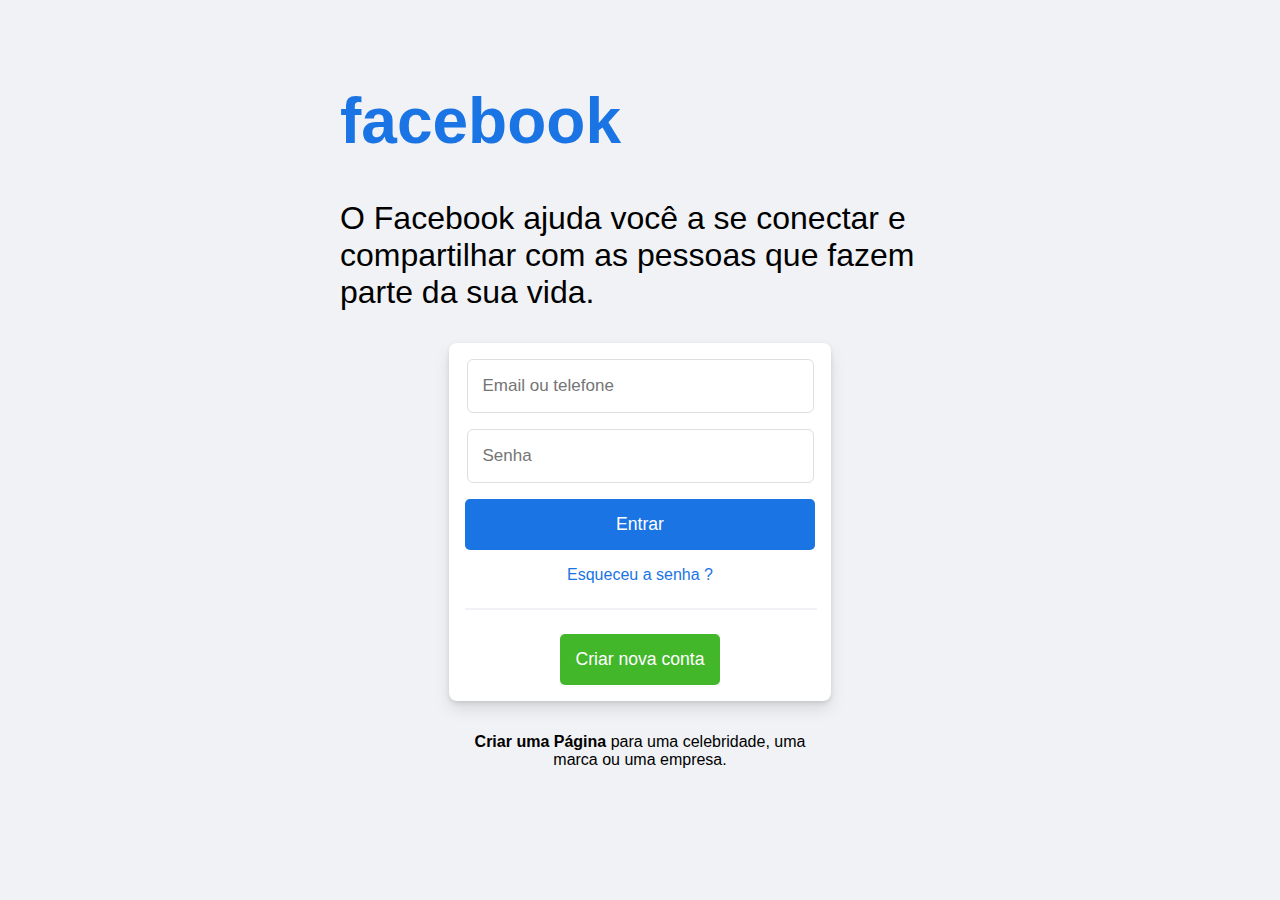
<file: Tela Login Facebook/index.html>
<!DOCTYPE html>
<html lang="pt-br">
<head>
    <meta charset="UTF-8">
    <meta name="viewport" content="width=device-width, initial-scale=1.0">
    <link rel="shortcut icon" href="facebook.png" type="image/x-icon">
    <link rel="stylesheet" href="style.css">
    <title>Facebook - entre ou cadastre-se</title>
</head>
<body>
   <div class="content">
        <div class="content-info">
            <h1>facebook</h1>
            <h3>O Facebook ajuda você a se conectar e compartilhar com as pessoas que fazem parte da sua vida.</h3>

        </div>

        <div class="content-login">
            <form class="content-login-box">
                <input class="inputs" type="text" placeholder="Email ou telefone">
                <input class="inputs" type="password" placeholder="Senha">
                <button class="btn btn-enter">Entrar</button>
                <a href="#" class="fogot-password">Esqueceu a senha ?</a>
                <hr>
                <button class="btn btn-create-account">Criar nova conta</button>
            </form>
            <p><strong>Criar uma Página</strong> para uma celebridade, uma marca ou uma empresa.</p>

        </div>

   </div> 
</body>
</html>
</file>
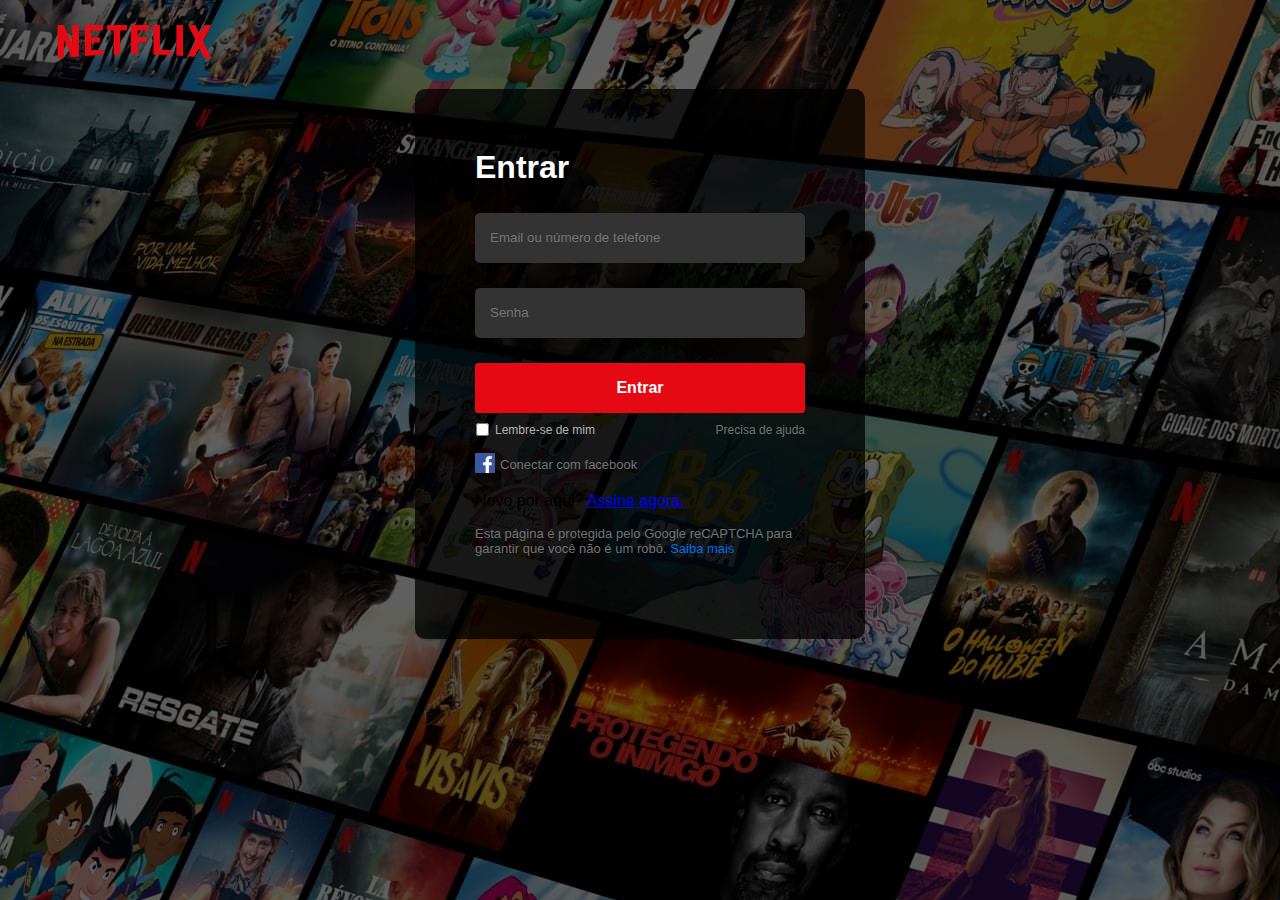
<file: Tela Login Netflix/index.html>
<!DOCTYPE html>
<html lang="pt-br">
<head>
    <meta charset="UTF-8">
    <meta name="viewport" content="width=device-width, initial-scale=1.0">
    <link rel="stylesheet" href="assets/css/style.css">
    <title>Netflix</title>
</head>
<body>
    <div class="header">
        <div class="logo">
            <a href="#">
                <img src="assets/img/netflixlogo.png" alt="">
            </a>    
        </div>
    </div>

    <div class="login_body">
        <div class="login_box">
            <h2>Entrar</h2>
                <form>
                    <div class="input_box">
                        <input type="email" placeholder="Email ou número de telefone" required>
                    </div>
                    <div class="input_box">
                        <input type="password" placeholder="Senha" required>
                    </div>

                    <div>
                        <button class="submit">
                            Entrar
                        </button>
                    </div>
                </form>

                <div class="support">
                    <div class="remember">
                        <span><input type="checkbox" style="margin: 0; padding: 0; height: 13px;"></span>
                        <span>Lembre-se de mim</span>
                    </div>
                    <div class="help">
                        <a href="#">
                            Precisa de ajuda
                        </a>
                    </div>
                </div>
                
                <div class="login_footer">
                    <div class="login_facebook">
                        <span><img height="20px" src="assets/img/Facebook_logo.png" alt="facebook"></span>
                        <span><a href="#">Conectar com facebook</a></span>
                    </div>

                    <div class="sifn_up">
                        <p>Novo por aqui? <a href="#">Assine agora.</a></p>
                    </div>

                    <div class="terms">
                        <p>Esta página é protegida pelo Google reCAPTCHA para garantir que você não é um robô. <a href="#">Saiba mais</a></p>
                    </div>
                </div>
        </div>
    </div>
</body>
</html>
</file>
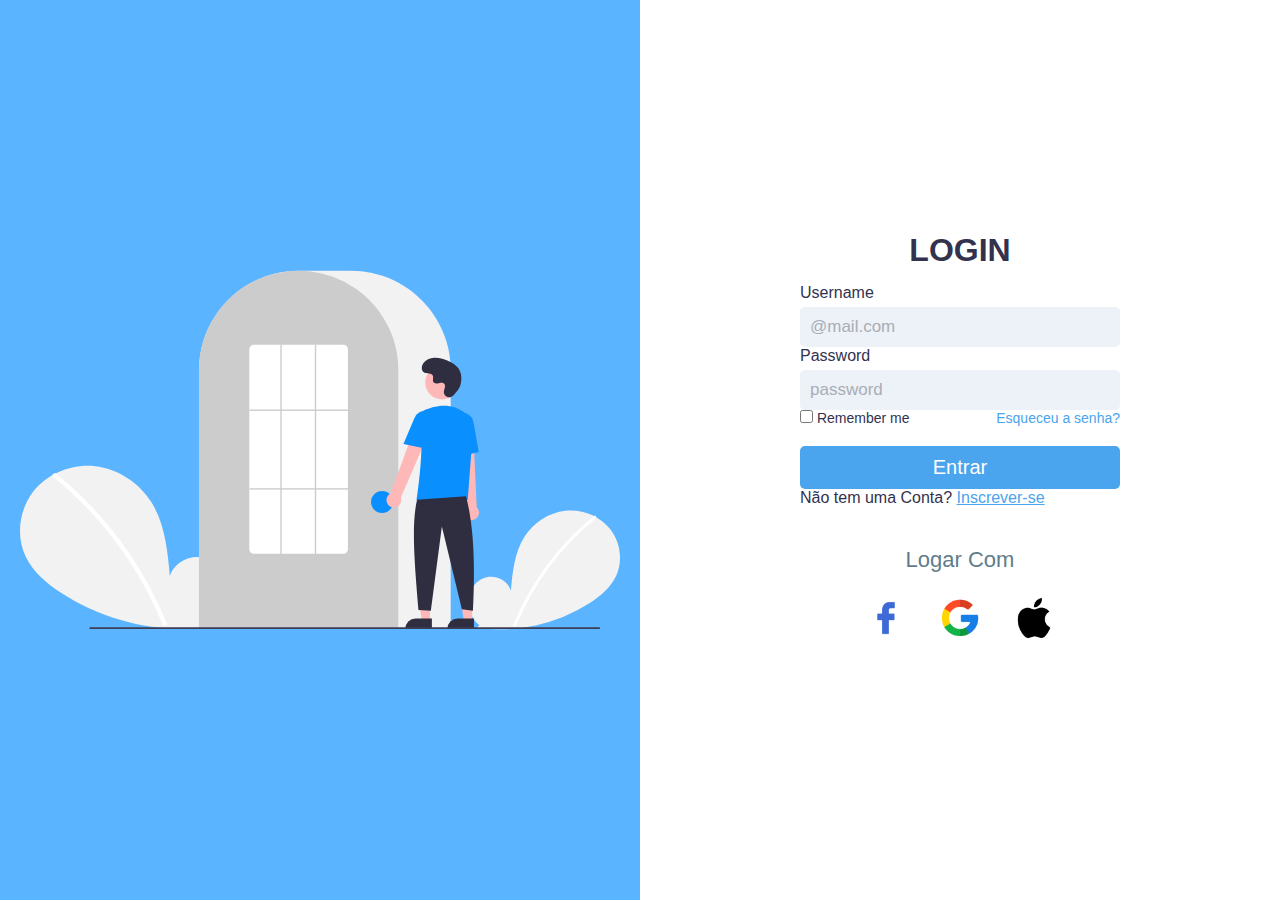
<file: tela-login-2/index.html>
<!DOCTYPE html>
<html lang="pt-br">
<head>
    <meta charset="UTF-8">
    <meta name="viewport" content="width=device-width, initial-scale=1.0">
    <link rel="stylesheet" href="style.css">
    <title>Tela de Login Responsiva</title>
</head>
<body>
    <div class="container-login">
        <div class="img-box">
            <img src="img/login.svg">
        </div>
        <div class="content-box">
            <div class="form-box">
                <h2>Login</h2>
                <form>
                    <div class="input-box">
                        <span>Username</span>
                        <input type="email" placeholder="@mail.com">
                    </div>

                    <div class="input-box">
                        <span>Password</span>
                        <input type="password" placeholder="password">
                    </div>

                    <div class="remember">
                        <label>
                            <input type="checkbox"> Remember me
                        </label>
                        <a href="#">Esqueceu a senha?</a>
                    </div>

                    <div class="input-box">
                        <input type="submit" value="Entrar">
                    </div>

                    <div class="input-box">
                       <p>Não tem uma Conta? <a href="#">Inscrever-se</a></p>
                    </div>
                </form>

                <h3>Logar Com</h3>
                <ul class="ul">
                    <li><img src="img/facebook.png"></li>
                    <li><img src="img/google.png"></li>
                    <li><img src="img/apple.png"></li>
                </ul>
            </div>
        </div>
    </div>
</body>
</html>
</file>
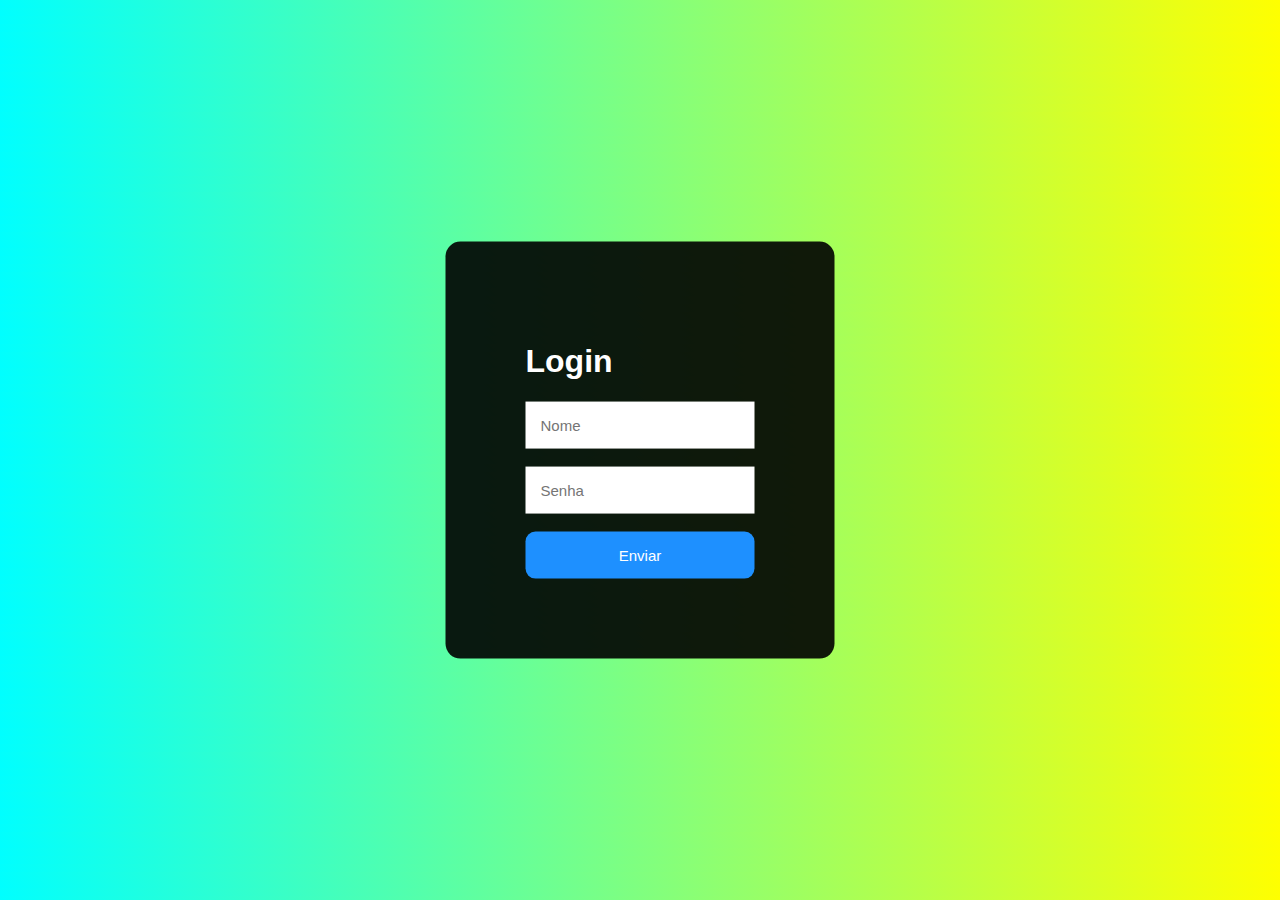
<file: Tela Login/tela-de-login.html>
<!DOCTYPE html>
<html lang="en">
<head>
    <meta charset="UTF-8">
    <meta name="viewport" content="width=device-width, initial-scale=1.0">
    <title>Tela de Login</title>
    <style>
        body{
            font-family: Arial, Helvetica, sans-serif;
            background-image: linear-gradient(45deg, cyan, yellow);
        }
        div{
            background-color: rgba(0, 0, 0, 0.9);
            position: absolute;
            top: 50%;
            left: 50%;
            transform: translate(-50%, -50%);
            padding: 80px;
            border-radius: 15px;
            color: #fff;
        }
        input{
            padding: 15px;
            border: none;
            outline: none;
            font-size: 15px;
        }
        button{
            background-color: dodgerblue;
            border: none;
            padding: 15px;
            width: 100%;
            cursor: pointer;
            border-radius: 10px;
            color: white;
            font-size: 15px;
        }
        button:hover{
            background-color: deepskyblue;
        }

    </style>
</head>
<body>
    <div>
        <h1>Login</h1>
        <input type="text" placeholder="Nome">
        <br><br>
        <input type="password" placeholder="Senha">
        <br><br>
        <button>Enviar</button>
    </div>
</body>
</html>
</file>
<file: Tela Login Facebook/style.css>
:root{
    --color-white: white;
    --color-gray: #f0f2f5;
    --color-gray2: #dddfe2;
    --color-dark: #1d2129;
    --color-blue: #1b74e4;
    --color-blue2: #166fe5;
    --color-green: #42b72a;
    --color-green2: #36a420;
}

body{
    font-family: Arial, Helvetica, sans-serif;
    background-color: var(--color-gray);
    display: flex;
    justify-self:center;
    align-items: center;
    height: 90vh;
}

.content{
    display: flex;
    justify-content: space-around;
    align-items: center;
    flex-wrap: wrap;
    width: 70vw;
}

.content-info{
    width: 600px;
}

.content-login{
    width: 350px;
    display: flex;
    flex-direction: column;
    align-items: center;
    gap: 1rem;
}
.content-login-box{
    background-color: var(--color-white);
    display: flex;
    flex-direction: column;
    align-items: center;
    gap: 1rem;
    padding: 1rem;
    width: 100%;
    border-radius: 8px;
    box-shadow: rgb(0 0 0 / 10%) 0px 2px 4px, rgb(0 0 0 / 10%) 0px 8px 16px;
}

.inputs{
    padding: 15px;
    height: 22px;
    border-radius: 6px;
    border: 1px solid var(--color-gray2);
    outline: none;
    width: 90%;
    font-size: 17px;
    color: var(--color-dark);  
}

.inputs:focus{
    border-color: var(--color-blue);
    box-shadow: 0 0 0 2px var(--color-gray2);
}

.btn{
    padding: 15px;
    border: none;
    color: var(--color-white);
    border-radius: 5px;
    width: 100%;
    font-size: 1.1rem;
    transition: .2s;
    cursor: pointer;
}

a{
    color: var(--color-blue);
    text-decoration: none;
    cursor: pointer;
}

a:hover{
    text-decoration: underline;
}

hr{
    width: 100%;
    border: 1px solid var(--color-gray);
}

p{
    text-align: center;
}

.btn-enter{
    background-color: var(--color-blue);
}

.btn-enter:hover{
    background-color: var(--color-blue2);
}

.btn-create-account{
    background-color: var(--color-green);
    width: auto;
}

.btn-create-account:hover{
    background-color: var(--color-green2);  
}

h1{
    color: var(--color-blue);
    font-size: 4rem;
}

h3{
    font-size: 2rem;
    font-weight: 500;
}
</file>
<file: Tela Login Netflix/assets/css/style.css>
body{
    padding: 0;
    margin: 0;
    height: 100vh;
    width: 100%;
    position: relative;
    background-image: url(../img/background.jpg);
    background-image: cover;
    background-repeat: no-repeat;
    font-family: Arial, Helvetica, sans-serif;
}

body::before{
    content: '';
    background-color: rgb(0, 0, 0, 0.5);
    width: 100%;
    height: 100%;
    position: absolute;
    top: 0;
    bottom: 0;
    left: 0;
    right: 0;
}

.logo img{
    height: 45px;
    width: 167px;
}

.header {
    padding: 20px 50px;
    position: relative;
    z-index: 10;
}

.login_body {
    padding: 60px;
    z-index: 90;
    position: relative;
    max-width: 450px;
    height: 550px;
    margin-left: 50%;
    background-color: rgb(0, 0, 0, 0.75);
    border-radius: 10px;
    box-sizing: border-box;
    transform: translateX(-50%);
}

.login_body h2{
    font-size: 32px;
    color: #fff;
    margin-top: 0;
}

.login_body input{
    height: 50px;
    width: 100%;
    color: #fff;
    background-color: #333;
    border: none;
    border-radius: 5px;
    padding-left: 15px;
    box-sizing: border-box;
    outline: none;
}

.login_body input:hover{
    background-color: #444;
}

.input_box{
    margin-bottom: 25px;
}

.login_body button{
    height: 50px;
    width: 100%;
    color: #fff;
    background-color: #e50914;
    border-radius: 3px;
    font-weight: bold;
    font-size: 16px;
    border: none;
    margin-bottom: 10px;
}

.login_body button:hover{
    background-color: #fc1722;
    cursor: pointer;
}

.support{
    display: flex;
    color: #b3b3b3;
    justify-content: space-between;
    font-size: 12px;
    margin-bottom: 5px;
}

.support input{
    width: 15px;
    height: 15px;
}

.remember{
    display: flex;
    align-items: center;
}

.remember span{
    margin-right: 5px;
    height: 25px;
}

.help a{
    text-decoration: none;
    color: #737373;
}

.help a:hover{
    text-decoration: underline;
}

.login_facebook{
    display: flex;
    align-items: center;
    width: 100%;
    color: #737373;
}

.login_facebook span{
    margin-right: 5px;
    font-size: 13px;
}

.login_facebook span a{
    text-decoration: none;
    color: #737373;
}

.sign_up{
    color: #737373;
    font-size: 16px;
}

.sign_up a{
    color: #fff;
    font-size: 16px;
    text-decoration: none;
}

.sign_up a:hover{
    text-decoration: underline;
}

.terms{
    color: #737373;
    font-size: 13px;
}

.terms a{
    text-decoration: none;
    color: #0071eb;
}

.terms a:hover{
    text-decoration: underline;
}
</file>
<file: tela-login-2/style.css>
*{
    margin: 0;
    padding: 0;
    box-sizing: border-box;
    font-family: Arial, Helvetica, sans-serif;
}

.container-login{
    position: relative;
    width: 100%;
    height: 100vh;
    display: flex;
}

.img-box{
    width: 50%;
    height: 100%;
    background-color: #5bb4ff;
    padding: 20px;
}

.img-box img{
    width: 100%;
    height: 100%;
}

.content-box{
    display: flex;
    justify-content: center;
    align-items: center;
    width: 50%;
    height: 100%;
}

.content-box .form-box{
    width: 50%;
}

.content-box .form-box ul{
    display: flex;
    align-items: center;
    justify-content: center;
}

.content-box .form-box ul li{
    list-style: none;
    width: 60px;
    height: 60px;
    display: flex;
    justify-content: center;
    align-items: center;
    border-radius: 50%;
    margin: 0 7px;
    cursor: pointer;
    transition: 0.3s;
}

.content-box .form-box ul li:hover{
    background: #e4e4e4;
}

.form-box .ul li img{
    width: 40px;
}

.content-box .form-box h2{
    color: #32324f;
    font-weight: 600;
    font-size: 2em;
    text-transform: uppercase;
    margin-bottom: 15px;
    text-align: center;
}

.content-box .form-box{
    margin-bottom: 20px;
}

.content-box .form-box .input-box input{
    width: 100%;
    padding: 10px;
    outline: none;
    font-weight: 400;
    border: none;
    font-size: 17px;
    color: #32324f;
    background-color: #ecf2f7;
    border-radius: 5px;
}

.content-box .form-box .input-box span{
    font-size: 16px;
    margin-bottom: 5px;
    display: inline-block;
    color: #32324f;
    font-weight: 400;
}

.content-box .form-box .input-box input::placeholder{
    color: #a9adb6;
}

.content-box .form-box .input-box input[type=submit]{
    background: #4aa4ee;
    color: #fff;
    outline: none;
    border: none;
    font-weight: 500;
    cursor: pointer;
    font-size: 20px;
    transition: 0.3s;
}

.content-box .form-box .input-box input[type=submit]:hover{
    background: #3286ca;

}

.content-box .form-box .remember{
    margin-bottom: 20px;
    color: #32324f;
    font-weight: 400;
    font-size: 14px;
    cursor: pointer;
    display: flex;
    justify-content: space-between;
}

.content-box .form-box .remember a{
    text-decoration: none;
    color: #4aa4ee;
}

.content-box .form-box .remember a:hover{
    color: #3286ca;
}

.content-box .form-box .input-box p{
    color: #32324f;
}

.content-box .form-box .input-box p a{
    color: #4aa4ee;
}

.content-box .form-box .input-box p a:hover{
    color: #3286ca;
}

.content-box .form-box h3{
    color: #607d8b;
    text-decoration: none;
    margin: 40px 0 15px;
    font-weight: 500;
    text-align: center;
    font-size: 22px;
}

@media (max-width:868px){
    
    .container-login .img-box{
        display: none;
    }

    .container-login .content-box{
        width: 100%;
    }

    .container-login .content-box .form-box{
        width: 100%;
        padding: 40px;
        background-color: white;
        margin: 50px;
    }

    .container-login .content-box .form-box h3{
        margin: 30px 0 10px;
    }
}

@media (max-width:450px){

    .container-login .content-box .form-box .remember{
        flex-wrap: wrap;
    }

    .container-login .content-box .form-box .remember a{
        margin-top: 20px;
    }
}
</file>
